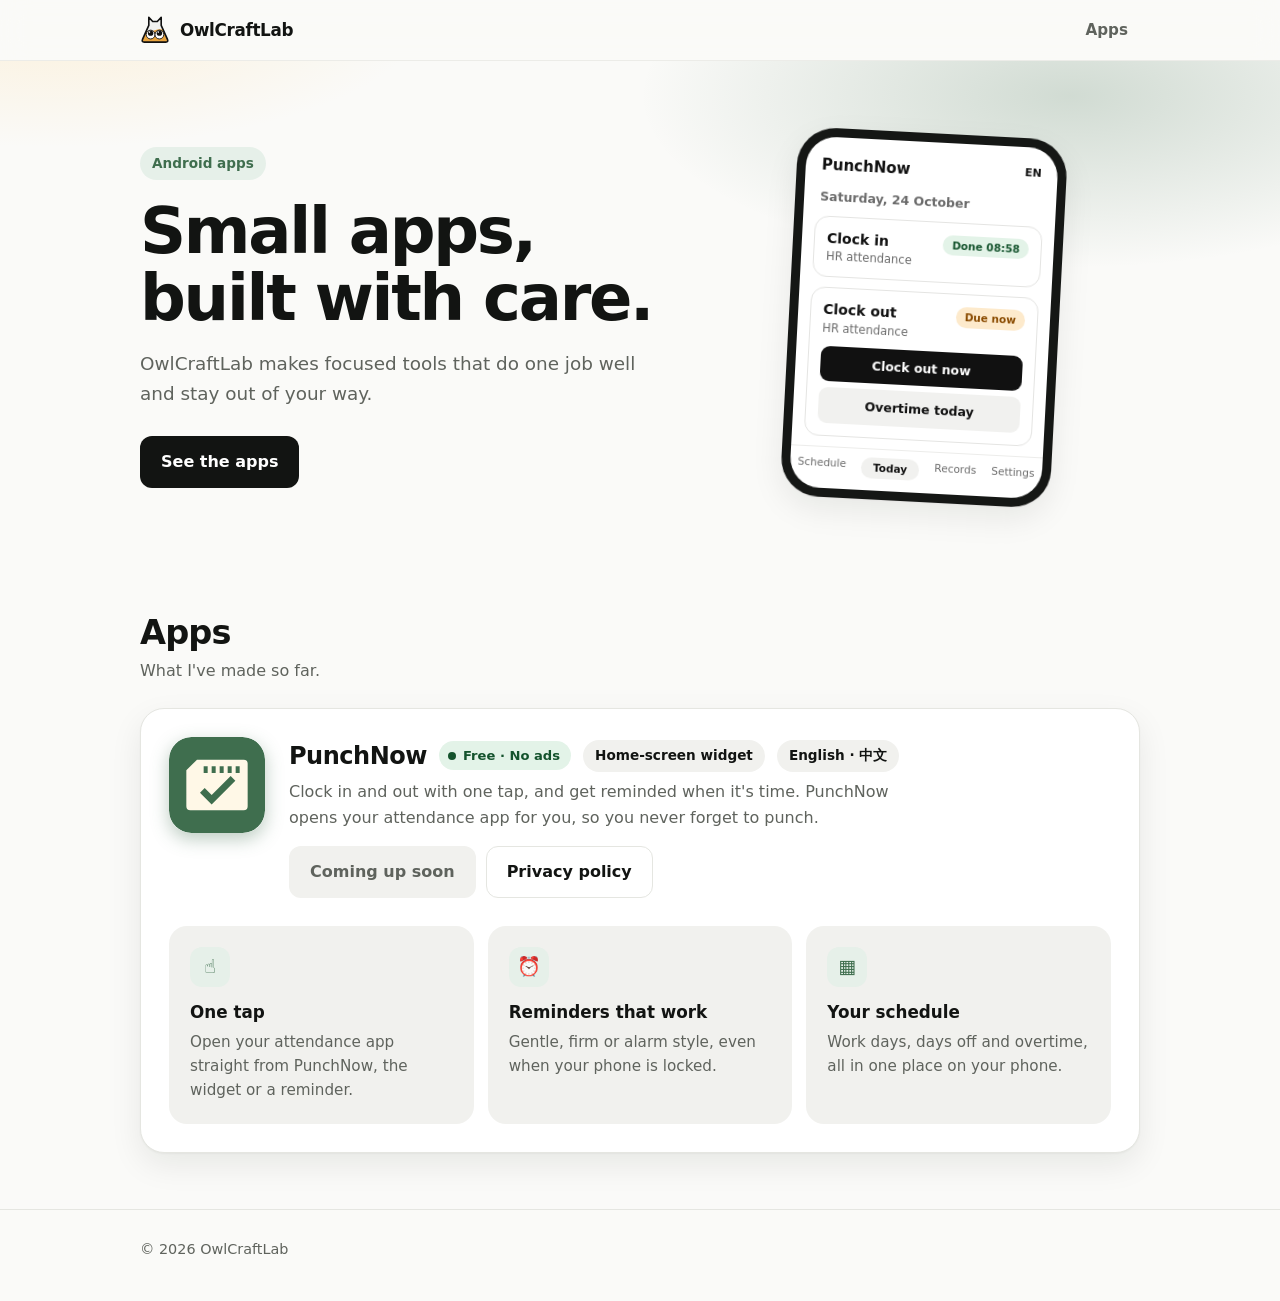
<file: index.html>
<!doctype html>
<html lang="en">
<head>
<meta charset="utf-8">
<meta name="viewport" content="width=device-width, initial-scale=1">
<title>OwlCraftLab – Apps</title>
<meta name="description" content="Small, careful Android apps from OwlCraftLab.">
<link rel="icon" href="icons/punchnow.svg" type="image/svg+xml">
<link rel="stylesheet" href="style.css">
</head>
<body>
<header class="nav">
  <div class="wrap">
    <a class="brand-link" href="index.html"><img class="brand-mark" src="icons/owlcraftlab.svg" alt="" width="30" height="30">OwlCraftLab</a>
    <nav class="nav-links"><a href="#apps">Apps</a></nav>
  </div>
</header>

<main>
  <div class="hero">
    <div class="wrap">
      <div class="copy">
        <p class="eyebrow">Android apps</p>
        <h1>Small apps, built with care.</h1>
        <p class="lead">OwlCraftLab makes focused tools that do one job well and stay out of your way.</p>
        <div class="actions">
          <a class="btn primary" href="#apps">See the apps</a>
        </div>
      </div>
      <div class="stage" aria-hidden="true">
        <div class="phone">
          <div class="screen">
            <div class="bar"><span>PunchNow</span><small>EN</small></div>
            <div class="date">Saturday, 24 October</div>
            <div class="m-card">
              <div class="m-row"><div><h3>Clock in</h3><div class="who">HR attendance</div></div><span class="pill done">Done 08:58</span></div>
            </div>
            <div class="m-card">
              <div class="m-row"><div><h3>Clock out</h3><div class="who">HR attendance</div></div><span class="pill due">Due now</span></div>
              <div class="m-btn">Clock out now</div>
              <div class="m-btn sec">Overtime today</div>
            </div>
            <div class="m-tabs"><span>Schedule</span><span class="on">Today</span><span>Records</span><span>Settings</span></div>
          </div>
        </div>
      </div>
    </div>
  </div>

  <section id="apps">
    <div class="wrap">
      <div class="section-head">
        <h2>Apps</h2>
        <p>What I've made so far.</p>
      </div>
      <div class="app-card">
        <img class="app-icon" src="icons/punchnow.svg" alt="" width="96" height="96">
        <div>
          <div class="title-row"><h3>PunchNow</h3><span class="model free">Free · No ads</span><span class="chip">Home-screen widget</span><span class="chip">English · 中文</span></div>
          <p>Clock in and out with one tap, and get reminded when it's time. PunchNow opens your attendance app for you, so you never forget to punch.</p>
          <div class="actions">
            <span class="btn soon">Coming up soon</span>
            <a class="btn ghost" href="privacy/punchnow.html">Privacy policy</a>
          </div>
        </div>
        <div class="tiles">
          <div class="tile"><div class="glyph">☝</div><h4>One tap</h4><p>Open your attendance app straight from PunchNow, the widget or a reminder.</p></div>
          <div class="tile"><div class="glyph">⏰</div><h4>Reminders that work</h4><p>Gentle, firm or alarm style, even when your phone is locked.</p></div>
          <div class="tile"><div class="glyph">▦</div><h4>Your schedule</h4><p>Work days, days off and overtime, all in one place on your phone.</p></div>
        </div>
      </div>
    </div>
  </section>
</main>

<footer class="site">
  <div class="wrap">
    <span>© 2026 OwlCraftLab</span>
  </div>
</footer>
</body>
</html>
</file>
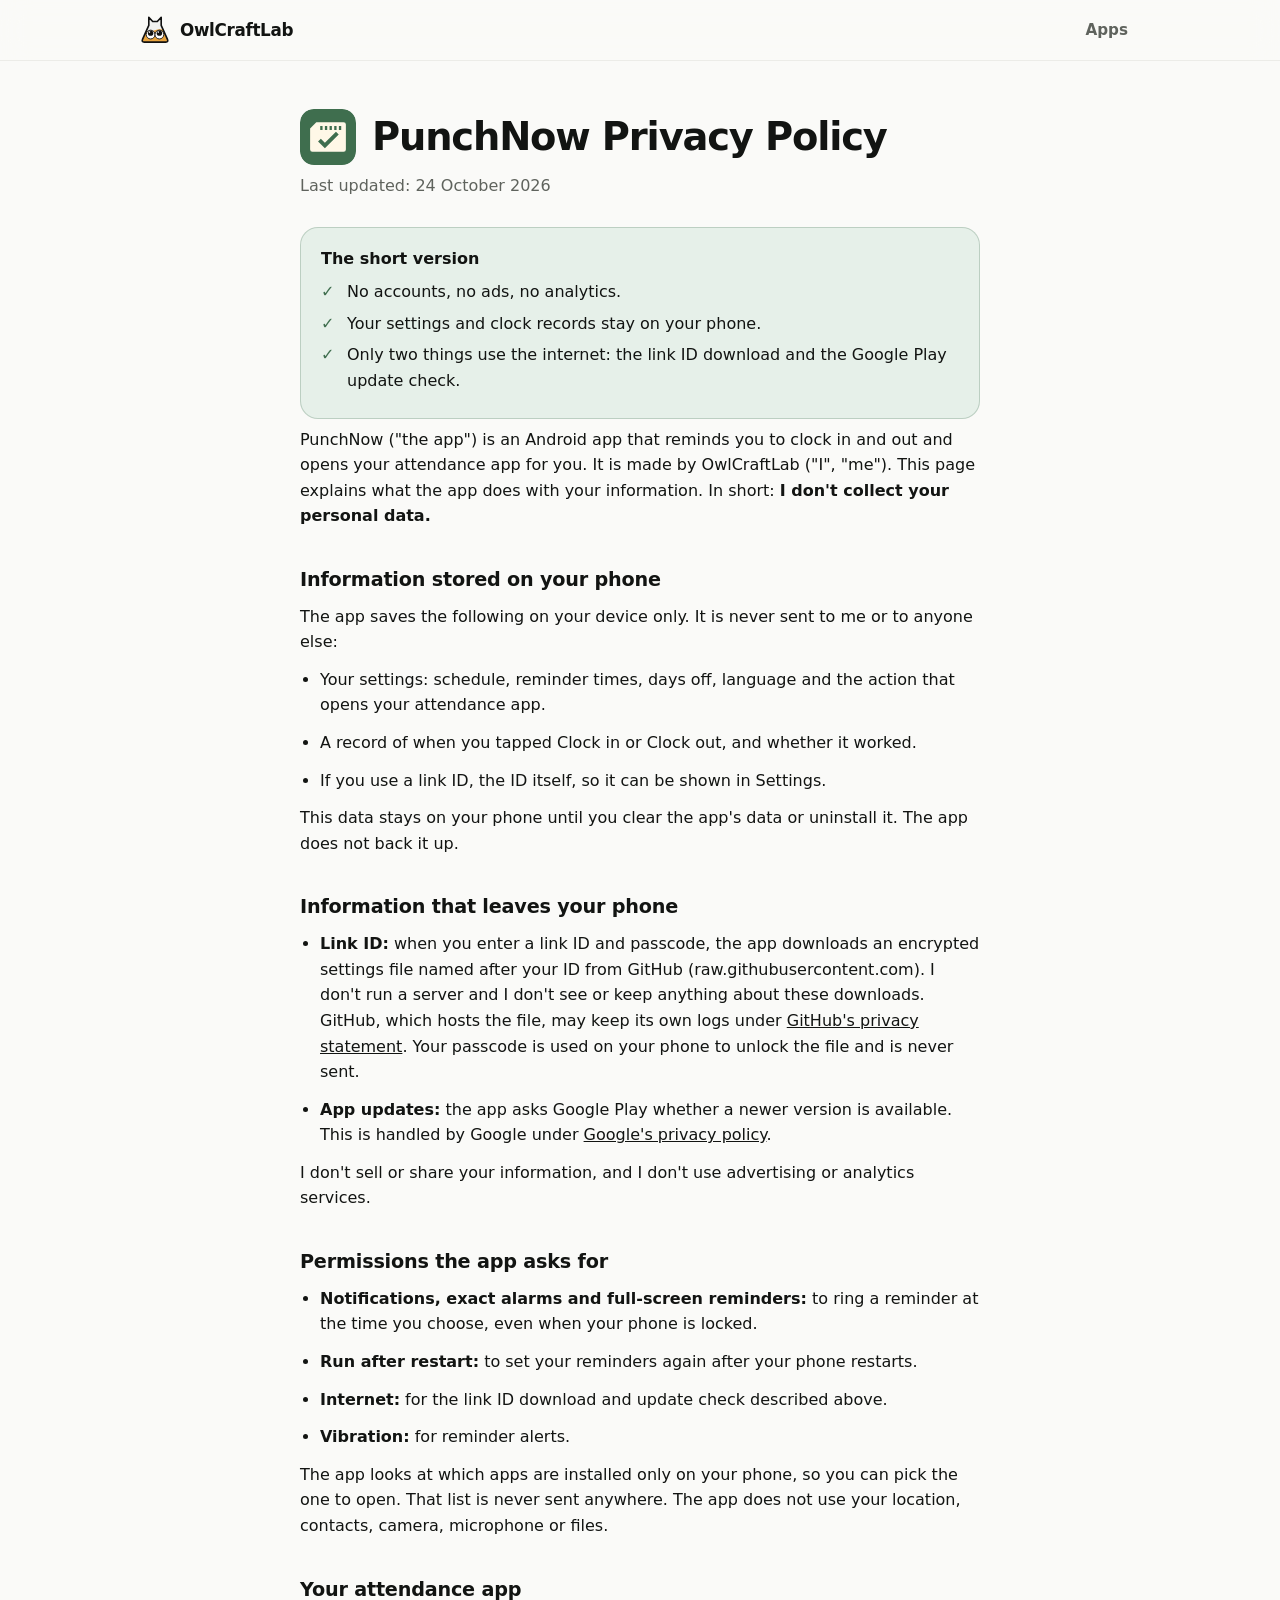
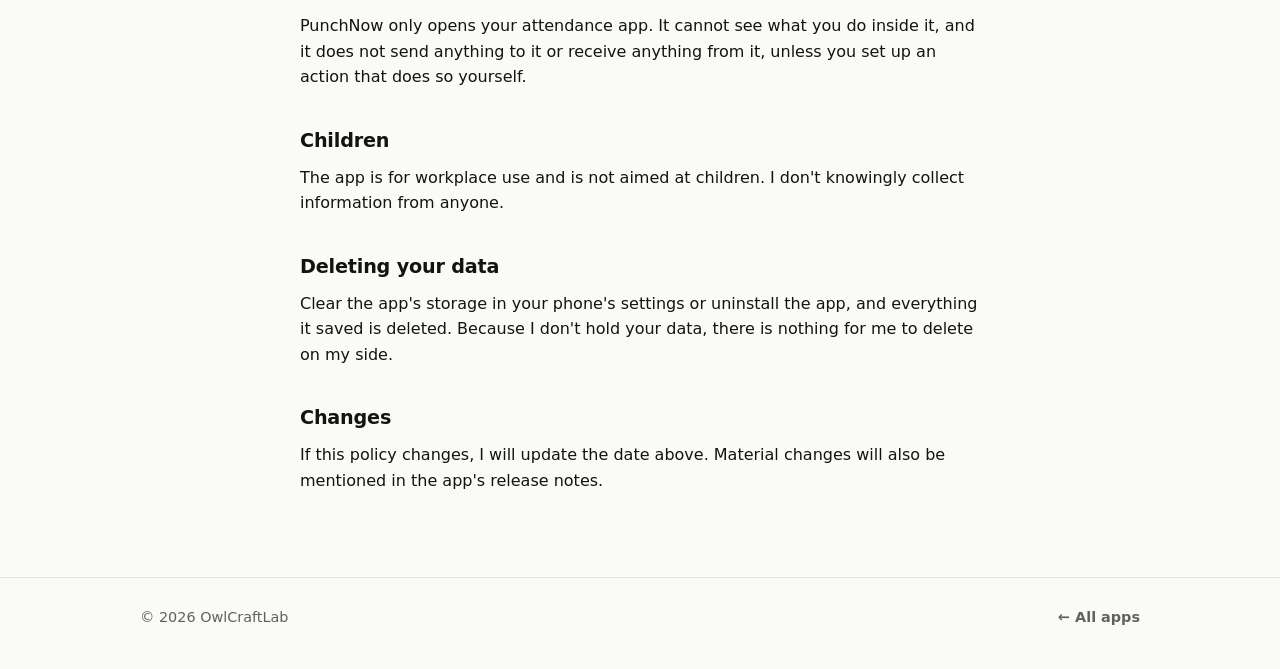
<file: privacy/punchnow.html>
<!doctype html>
<html lang="en">
<head>
<meta charset="utf-8">
<meta name="viewport" content="width=device-width, initial-scale=1">
<title>PunchNow Privacy Policy</title>
<link rel="icon" href="../icons/punchnow.svg" type="image/svg+xml">
<link rel="stylesheet" href="../style.css">
</head>
<body>
<header class="nav">
  <div class="wrap">
    <a class="brand-link" href="../index.html"><img class="brand-mark" src="../icons/owlcraftlab.svg" alt="" width="30" height="30">OwlCraftLab</a>
    <nav class="nav-links"><a href="../index.html#apps">Apps</a></nav>
  </div>
</header>

<main class="doc">
  <div class="doc-head"><img src="../icons/punchnow.svg" alt="" width="56" height="56"><h1>PunchNow Privacy Policy</h1></div>
  <p class="updated">Last updated: 24 October 2026</p>

  <div class="summary">
    <p>The short version</p>
    <ul>
      <li>No accounts, no ads, no analytics.</li>
      <li>Your settings and clock records stay on your phone.</li>
      <li>Only two things use the internet: the link ID download and the Google Play update check.</li>
    </ul>
  </div>

  <p>PunchNow ("the app") is an Android app that reminds you to clock in and out and opens your attendance app for you. It is made by OwlCraftLab ("I", "me"). This page explains what the app does with your information. In short: <strong>I don't collect your personal data.</strong></p>

  <h2>Information stored on your phone</h2>
  <p>The app saves the following on your device only. It is never sent to me or to anyone else:</p>
  <ul>
    <li>Your settings: schedule, reminder times, days off, language and the action that opens your attendance app.</li>
    <li>A record of when you tapped Clock in or Clock out, and whether it worked.</li>
    <li>If you use a link ID, the ID itself, so it can be shown in Settings.</li>
  </ul>
  <p>This data stays on your phone until you clear the app's data or uninstall it. The app does not back it up.</p>

  <h2>Information that leaves your phone</h2>
  <ul>
    <li><strong>Link ID:</strong> when you enter a link ID and passcode, the app downloads an encrypted settings file named after your ID from GitHub (raw.githubusercontent.com). I don't run a server and I don't see or keep anything about these downloads. GitHub, which hosts the file, may keep its own logs under <a href="https://docs.github.com/en/site-policy/privacy-policies/github-general-privacy-statement">GitHub's privacy statement</a>. Your passcode is used on your phone to unlock the file and is never sent.</li>
    <li><strong>App updates:</strong> the app asks Google Play whether a newer version is available. This is handled by Google under <a href="https://policies.google.com/privacy">Google's privacy policy</a>.</li>
  </ul>
  <p>I don't sell or share your information, and I don't use advertising or analytics services.</p>

  <h2>Permissions the app asks for</h2>
  <ul>
    <li><strong>Notifications, exact alarms and full-screen reminders:</strong> to ring a reminder at the time you choose, even when your phone is locked.</li>
    <li><strong>Run after restart:</strong> to set your reminders again after your phone restarts.</li>
    <li><strong>Internet:</strong> for the link ID download and update check described above.</li>
    <li><strong>Vibration:</strong> for reminder alerts.</li>
  </ul>
  <p>The app looks at which apps are installed only on your phone, so you can pick the one to open. That list is never sent anywhere. The app does not use your location, contacts, camera, microphone or files.</p>

  <h2>Your attendance app</h2>
  <p>PunchNow only opens your attendance app. It cannot see what you do inside it, and it does not send anything to it or receive anything from it, unless you set up an action that does so yourself.</p>

  <h2>Children</h2>
  <p>The app is for workplace use and is not aimed at children. I don't knowingly collect information from anyone.</p>

  <h2>Deleting your data</h2>
  <p>Clear the app's storage in your phone's settings or uninstall the app, and everything it saved is deleted. Because I don't hold your data, there is nothing for me to delete on my side.</p>

  <h2>Changes</h2>
  <p>If this policy changes, I will update the date above. Material changes will also be mentioned in the app's release notes.</p>

</main>

<footer class="site">
  <div class="wrap">
    <span>© 2026 OwlCraftLab</span>
    <a href="../index.html">← All apps</a>
  </div>
</footer>
</body>
</html>
</file>
<file: style.css>
/* OwlCraftLab: graphite neutrals (same as the PunchNow app) with the app icon's green as the only accent. */
:root {
  --bg: #fafaf8; --surface: #ffffff; --soft: #f1f1ee; --text: #121412; --muted: #5f635d; --line: #e5e6e1;
  --accent: #3f6e4e; --accent-ink: #ffffff; --accent-soft: #e6f0e9; --btn: #121412; --btn-ink: #ffffff;
  --glow-a: rgba(63, 110, 78, .22); --glow-b: rgba(255, 214, 140, .28);
  --ok-bg: #e3f3e8; --ok-ink: #14532d; --due-bg: #fdeacc; --due-ink: #8a4b00;
  --shadow: 0 1px 2px rgba(0, 0, 0, .04), 0 12px 32px rgba(18, 20, 18, .08);
}
@media (prefers-color-scheme: dark) {
  :root {
    --bg: #0e100e; --surface: #171917; --soft: #212421; --text: #f1f2ee; --muted: #9ea29a; --line: #2a2d2a;
    --accent: #8fc9a2; --accent-ink: #0e100e; --accent-soft: #1c2a21; --btn: #f1f2ee; --btn-ink: #0e100e;
    --glow-a: rgba(111, 176, 133, .20); --glow-b: rgba(255, 190, 90, .10);
    --shadow: 0 1px 2px rgba(0, 0, 0, .4), 0 16px 40px rgba(0, 0, 0, .45);
  }
}
* { box-sizing: border-box; }
html { scroll-behavior: smooth; }
body {
  margin: 0; background: var(--bg); color: var(--text);
  font: 16px/1.6 system-ui, -apple-system, "Segoe UI", Roboto, "Helvetica Neue", sans-serif;
  -webkit-font-smoothing: antialiased;
}
a { color: inherit; }
img, svg { max-width: 100%; }
.wrap { width: 100%; max-width: 1040px; margin: 0 auto; padding-inline: 20px; }

/* top bar */
.nav { position: sticky; top: 0; z-index: 10; backdrop-filter: saturate(1.4) blur(14px); background: color-mix(in srgb, var(--bg) 78%, transparent); border-bottom: 1px solid color-mix(in srgb, var(--line) 70%, transparent); }
.nav .wrap { display: flex; align-items: center; justify-content: space-between; height: 60px; }
.brand-link { display: inline-flex; align-items: center; gap: 10px; font-weight: 800; letter-spacing: -.02em; text-decoration: none; font-size: 1.05rem; }
.brand-link .brand-mark { width: 30px; height: 30px; display: block; }
.nav-links { display: flex; gap: 6px; }
.nav-links a { text-decoration: none; color: var(--muted); font-weight: 600; font-size: .95rem; padding: 8px 12px; border-radius: 10px; }
.nav-links a:hover { background: var(--soft); color: var(--text); }

/* hero */
.hero { position: relative; overflow: hidden; }
.hero::before { content: ""; position: absolute; inset: -20% -10% auto -10%; height: 90%; z-index: -1;
  background: radial-gradient(40% 55% at 78% 30%, var(--glow-a), transparent 70%), radial-gradient(35% 45% at 12% 10%, var(--glow-b), transparent 70%); }
.hero .wrap { display: grid; grid-template-columns: 1.1fr .9fr; gap: 40px; align-items: center; padding-block: 72px 56px; }
.eyebrow { display: inline-flex; align-items: center; gap: 8px; font-size: .85rem; font-weight: 700; color: var(--accent); background: var(--accent-soft); padding: 6px 12px; border-radius: 999px; margin: 0 0 18px; }
h1 { font-size: clamp(2.4rem, 6vw, 4rem); line-height: 1.04; letter-spacing: -.035em; margin: 0 0 18px; font-weight: 800; text-wrap: balance; }
.lead { font-size: 1.15rem; color: var(--muted); max-width: 34rem; margin: 0 0 28px; }
.actions { display: flex; flex-wrap: wrap; gap: 10px; }
.btn { display: inline-flex; align-items: center; gap: 8px; padding: 12px 20px; border-radius: 12px; font-weight: 700; text-decoration: none; background: var(--soft); color: var(--text); border: 1px solid transparent; transition: transform .15s ease, background .15s ease; }
.btn:hover { transform: translateY(-1px); }
.btn.primary { background: var(--btn); color: var(--btn-ink); }
.btn.ghost { background: transparent; border-color: var(--line); }
.btn.soon { background: var(--soft); color: var(--muted); cursor: default; }
.btn.soon:hover { transform: none; }

/* phone mock */
.stage { display: flex; justify-content: center; }
.phone { width: 270px; border-radius: 38px; padding: 9px; background: #151715; box-shadow: var(--shadow); transform: rotate(3deg); }
.screen { background: #fff; color: #111; border-radius: 30px; padding: 16px 12px 12px; display: flex; flex-direction: column; gap: 10px; font-size: 12.5px; line-height: 1.4; }
.screen .bar { display: flex; justify-content: space-between; font-weight: 700; font-size: 15px; padding: 2px 4px; }
.screen .bar small { font-size: 11px; font-weight: 700; }
.screen .date { color: #6b6b6b; font-weight: 600; padding-left: 4px; }
.m-card { border: 1px solid #e4e4e2; border-radius: 14px; padding: 12px; }
.m-row { display: flex; justify-content: space-between; align-items: flex-start; gap: 6px; }
.m-card h3 { margin: 0; font-size: 14px; }
.m-card .who { color: #6b6b6b; font-size: 11.5px; }
.pill { font-size: 10.5px; font-weight: 700; padding: 3px 9px; border-radius: 999px; white-space: nowrap; }
.pill.done { background: #e3f3e8; color: #14532d; } .pill.due { background: #fdeacc; color: #8a4b00; }
.m-btn { margin-top: 10px; text-align: center; font-weight: 700; padding: 9px; border-radius: 9px; background: #111; color: #fff; }
.m-btn.sec { background: #f1f1ef; color: #111; margin-top: 6px; }
.m-tabs { display: flex; justify-content: space-around; padding-top: 8px; border-top: 1px solid #ececea; color: #6b6b6b; font-size: 10.5px; margin-inline: -12px; }
.m-tabs .on { background: #f1f1ef; color: #111; font-weight: 700; padding: 3px 12px; border-radius: 999px; }

/* sections */
section { padding-block: 56px; }
.section-head { margin-bottom: 24px; }
.section-head h2 { font-size: clamp(1.5rem, 3.4vw, 2.1rem); letter-spacing: -.025em; margin: 0 0 6px; line-height: 1.15; }
.section-head p { color: var(--muted); margin: 0; }
.app-card { display: grid; grid-template-columns: auto 1fr; gap: 24px; background: var(--surface); border: 1px solid var(--line); border-radius: 24px; padding: 28px; box-shadow: var(--shadow); }
.app-icon { width: 96px; height: 96px; border-radius: 22px; box-shadow: 0 6px 18px rgba(63, 110, 78, .35); }
.app-card h3 { margin: 0 0 4px; font-size: 1.5rem; letter-spacing: -.02em; }
.app-card p { color: var(--muted); margin: 0 0 16px; max-width: 40rem; }
.chips { display: flex; flex-wrap: wrap; gap: 8px; margin-bottom: 20px; }
.chip { font-size: .85rem; font-weight: 600; padding: 5px 12px; border-radius: 999px; background: var(--soft); }
.app-card .tiles { grid-column: 1 / -1; margin-top: 4px; }
.app-card .tile { background: var(--soft); border-color: transparent; }
.tiles { display: grid; grid-template-columns: repeat(3, 1fr); gap: 14px; margin-top: 18px; }
.tile { background: var(--surface); border: 1px solid var(--line); border-radius: 18px; padding: 20px; }
.tile .glyph { width: 40px; height: 40px; border-radius: 12px; background: var(--accent-soft); color: var(--accent); display: grid; place-items: center; font-size: 1.2rem; margin-bottom: 12px; }
.tile h4 { margin: 0 0 4px; font-size: 1.05rem; }
.tile p { margin: 0; color: var(--muted); font-size: .95rem; }

footer.site { border-top: 1px solid var(--line); padding-block: 28px 40px; color: var(--muted); font-size: .9rem; }
footer.site .wrap { display: flex; flex-wrap: wrap; gap: 8px 20px; justify-content: space-between; }
footer.site a { text-decoration: none; font-weight: 600; }

/* privacy page */
.doc { max-width: 720px; margin: 0 auto; padding: 48px 20px 72px; }
.doc-head { display: flex; align-items: center; gap: 16px; margin-bottom: 8px; }
.doc-head img { width: 56px; height: 56px; border-radius: 14px; }
.doc h1 { font-size: clamp(1.8rem, 4.5vw, 2.4rem); margin: 0; letter-spacing: -.03em; }
.doc .updated { color: var(--muted); margin: 0 0 28px; }
.doc h2 { font-size: 1.2rem; margin: 36px 0 8px; letter-spacing: -.01em; }
.doc p, .doc li { margin: 0 0 12px; }
.doc ul { padding-left: 20px; margin: 0 0 12px; }
.summary { background: var(--accent-soft); border: 1px solid color-mix(in srgb, var(--accent) 25%, transparent); border-radius: 18px; padding: 18px 20px; margin: 0 0 8px; }
.summary p { margin: 0 0 8px; font-weight: 700; }
.summary ul { list-style: none; padding: 0; margin: 0; }
.summary li { margin: 0 0 6px; padding-left: 26px; position: relative; }
.summary li::before { content: "✓"; position: absolute; left: 0; color: var(--accent); font-weight: 800; }

@media (max-width: 820px) {
  .hero .wrap { grid-template-columns: 1fr; padding-block: 40px 32px; }
  .stage { order: -1; }
  .phone { transform: none; width: 250px; }
  .tiles { grid-template-columns: 1fr; }
  .app-card { grid-template-columns: 1fr; padding: 22px; }
}
@media (prefers-reduced-motion: no-preference) {
  .hero .copy > * { animation: rise .6s cubic-bezier(.2, .7, .2, 1) both; }
  .hero .copy > *:nth-child(2) { animation-delay: .06s; } .hero .copy > *:nth-child(3) { animation-delay: .12s; } .hero .copy > *:nth-child(4) { animation-delay: .18s; }
  .phone { animation: float 7s ease-in-out infinite; }
}
@keyframes rise { from { opacity: 0; transform: translateY(12px); } }
@keyframes float { 50% { translate: 0 -8px; } }

/* How an app is paid for: one badge per app card. Pick one class: .free (no ads), .ads (free with ads), .paid. */
.title-row { display: flex; flex-wrap: wrap; align-items: center; gap: 8px 12px; margin-bottom: 4px; }
.title-row h3 { margin: 0; }
.model { display: inline-flex; align-items: center; gap: 7px; font-size: .82rem; font-weight: 700; padding: 4px 11px 4px 9px; border-radius: 999px; }
.model::before { content: ""; width: 8px; height: 8px; border-radius: 50%; background: currentColor; }
.model.free { background: var(--ok-bg); color: var(--ok-ink); }
.model.ads { background: var(--due-bg); color: var(--due-ink); }
.model.paid { background: var(--soft); color: var(--text); border: 1px solid var(--line); }
@media (prefers-color-scheme: dark) {
  .model.free { background: #17301f; color: #9fd9b0; }
  .model.ads { background: #3a2c10; color: #f3c27a; }
}
</file>
